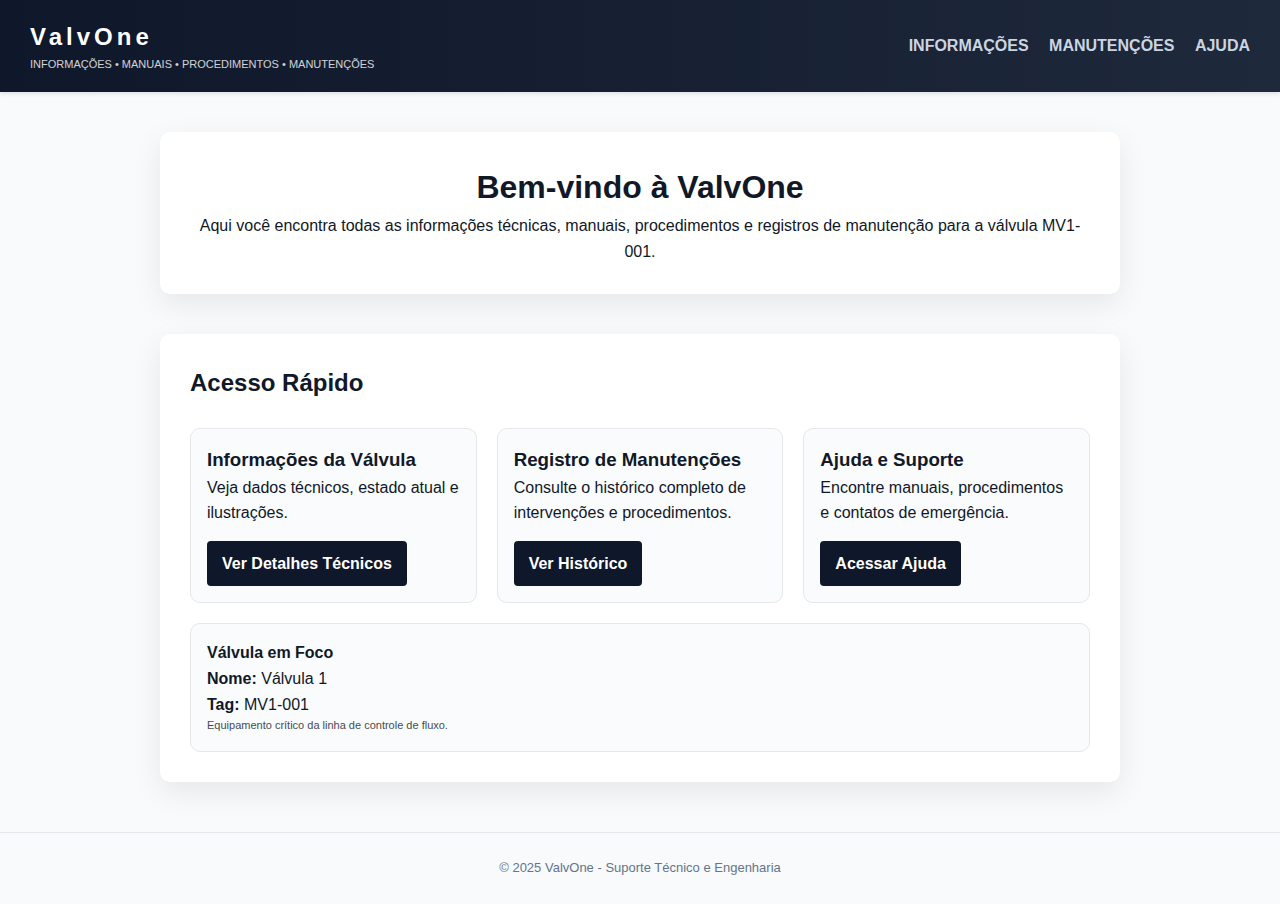
<file: index.html>
<!doctype html>
<html lang="pt-BR">
<head>
    <meta charset="utf-8" />
    <meta name="viewport" content="width=device-width,initial-scale=1" />
    <title>ValvOne - Início</title>
    <link rel="stylesheet" href="styles.css" />
</head>
<body>
    <header class="site-header">
        <div class="brand">
            <div class="logo">ValvOne</div>
            <div class="subtitle">INFORMAÇÕES • MANUAIS • PROCEDIMENTOS • MANUTENÇÕES</div>
        </div>
        <nav class="main-nav" role="navigation" aria-label="Navegação Principal">
            <a href="informacoes.html">INFORMAÇÕES</a>
            <a href="manutencoes.html">MANUTENÇÕES</a>
            <a href="ajuda.html">AJUDA</a>
        </nav>
    </header>

    <main> 
        <section class="hero center">
            <h1>Bem-vindo à ValvOne</h1>
            <p>Aqui você encontra todas as informações técnicas, manuais, procedimentos e registros de manutenção para a válvula MV1-001.</p>
        </section>
        
        <section class="content">
            <h2>Acesso Rápido</h2>
            
            <div class="card-grid">
                
                <div class="card">
                    <h3>Informações da Válvula</h3>
                    <p>Veja dados técnicos, estado atual e ilustrações.</p>
                    <div class="quick-links">
                        <a class="btn" href="informacoes.html">Ver Detalhes Técnicos</a>
                    </div>
                </div>
                
                <div class="card">
                    <h3>Registro de Manutenções</h3>
                    <p>Consulte o histórico completo de intervenções e procedimentos.</p>
                    <div class="quick-links">
                        <a class="btn" href="manutencoes.html">Ver Histórico</a>
                    </div>
                </div>
                
                <div class="card">
                    <h3>Ajuda e Suporte</h3>
                    <p>Encontre manuais, procedimentos e contatos de emergência.</p>
                    <div class="quick-links">
                        <a class="btn" href="ajuda.html">Acessar Ajuda</a>
                    </div>
                </div>
                
                <div class="card summary-card">
                    <h4>Válvula em Foco</h4>
                    <p><strong>Nome:</strong> Válvula 1</p>
                    <p><strong>Tag:</strong> MV1-001</p>
                    <p class="subtitle">Equipamento crítico da linha de controle de fluxo.</p>
                </div>

            </div>
        </section>
        
    </main>
    
    <footer class="site-footer">
        <p>© 2025 ValvOne - Suporte Técnico e Engenharia</p>
    </footer>
</body>
</html>
</file>
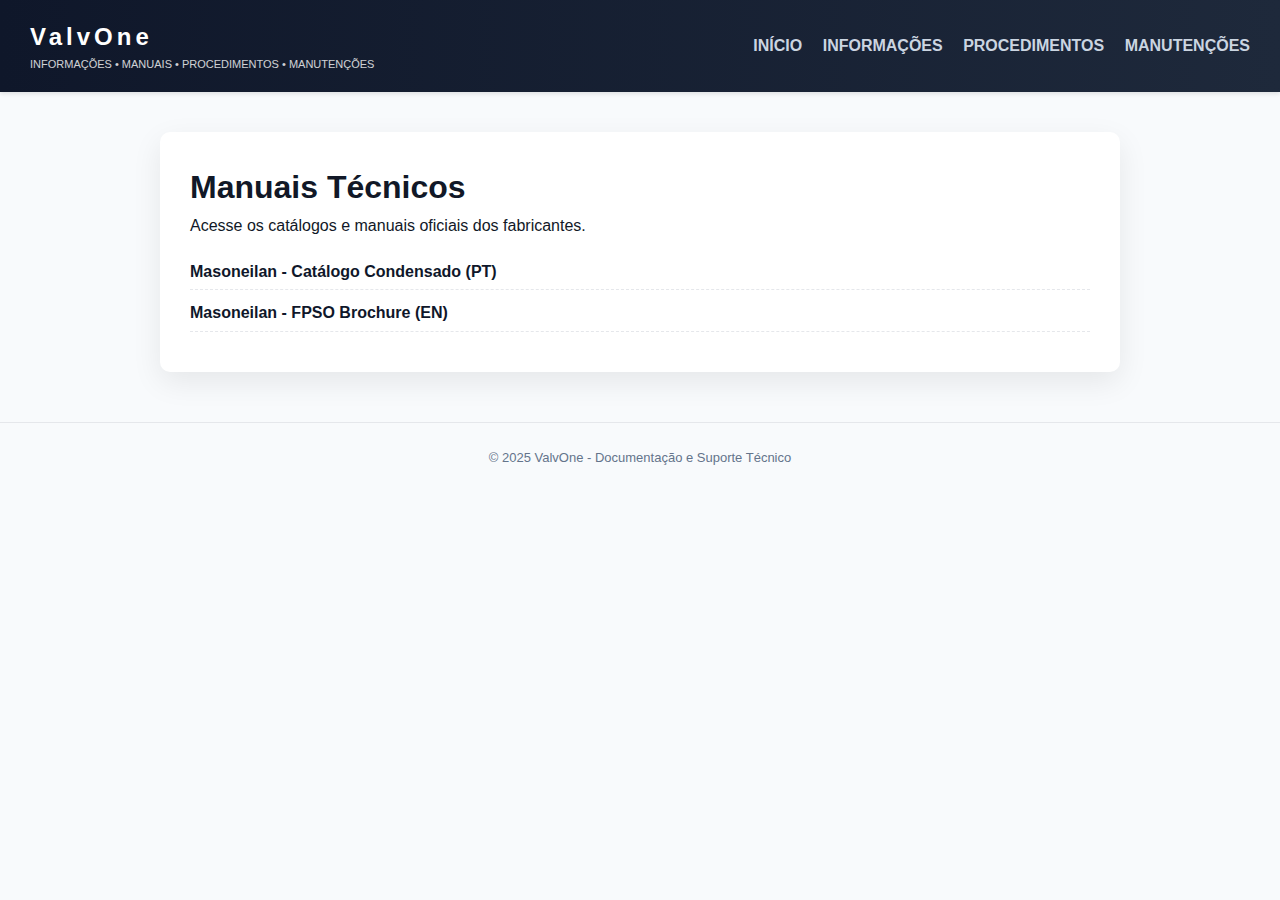
<file: manuais.html>
<!doctype html>
<html lang="pt-BR">
<head>
  <meta charset="utf-8" />
  <meta name="viewport" content="width=device-width, initial-scale=1" />
  <title>ValvOne - Manuais</title>
  <link rel="stylesheet" href="styles.css" />
</head>
<body>
  <header class="site-header">
    <div class="brand">
      <div class="logo">ValvOne</div>
      <div class="subtitle">INFORMAÇÕES • MANUAIS • PROCEDIMENTOS • MANUTENÇÕES</div>
    </div>
    <nav class="main-nav">
      <a href="index.html">INÍCIO</a>
      <a href="informacoes.html">INFORMAÇÕES</a>
      <a href="procedimentos.html">PROCEDIMENTOS</a>
      <a href="manutencoes.html">MANUTENÇÕES</a>
    </nav>
  </header>

  <main class="content">
    <h1>Manuais Técnicos</h1>
    <p>Acesse os catálogos e manuais oficiais dos fabricantes.</p>
    <ul class="doc-list">
      <li><a href="https://dam.bakerhughes.com/m/272e2fbc84ff9bb4/original/Masoneilan-Condensed-Catalog-Portuguese.pdf" target="_blank">Masoneilan - Catálogo Condensado (PT)</a></li>
      <li><a href="https://dam.bakerhughes.com/m/2fd5a3d8e21afffc/original/Masoneilan-and-Consolidated-Floating-Production-Storage-and-Offloading-FPSO-Brochure-English.pdf" target="_blank">Masoneilan - FPSO Brochure (EN)</a></li>
    </ul>
  </main>

  <footer class="site-footer">
    <p>© 2025 ValvOne - Documentação e Suporte Técnico</p>
  </footer>
</body>
</html>
</file>
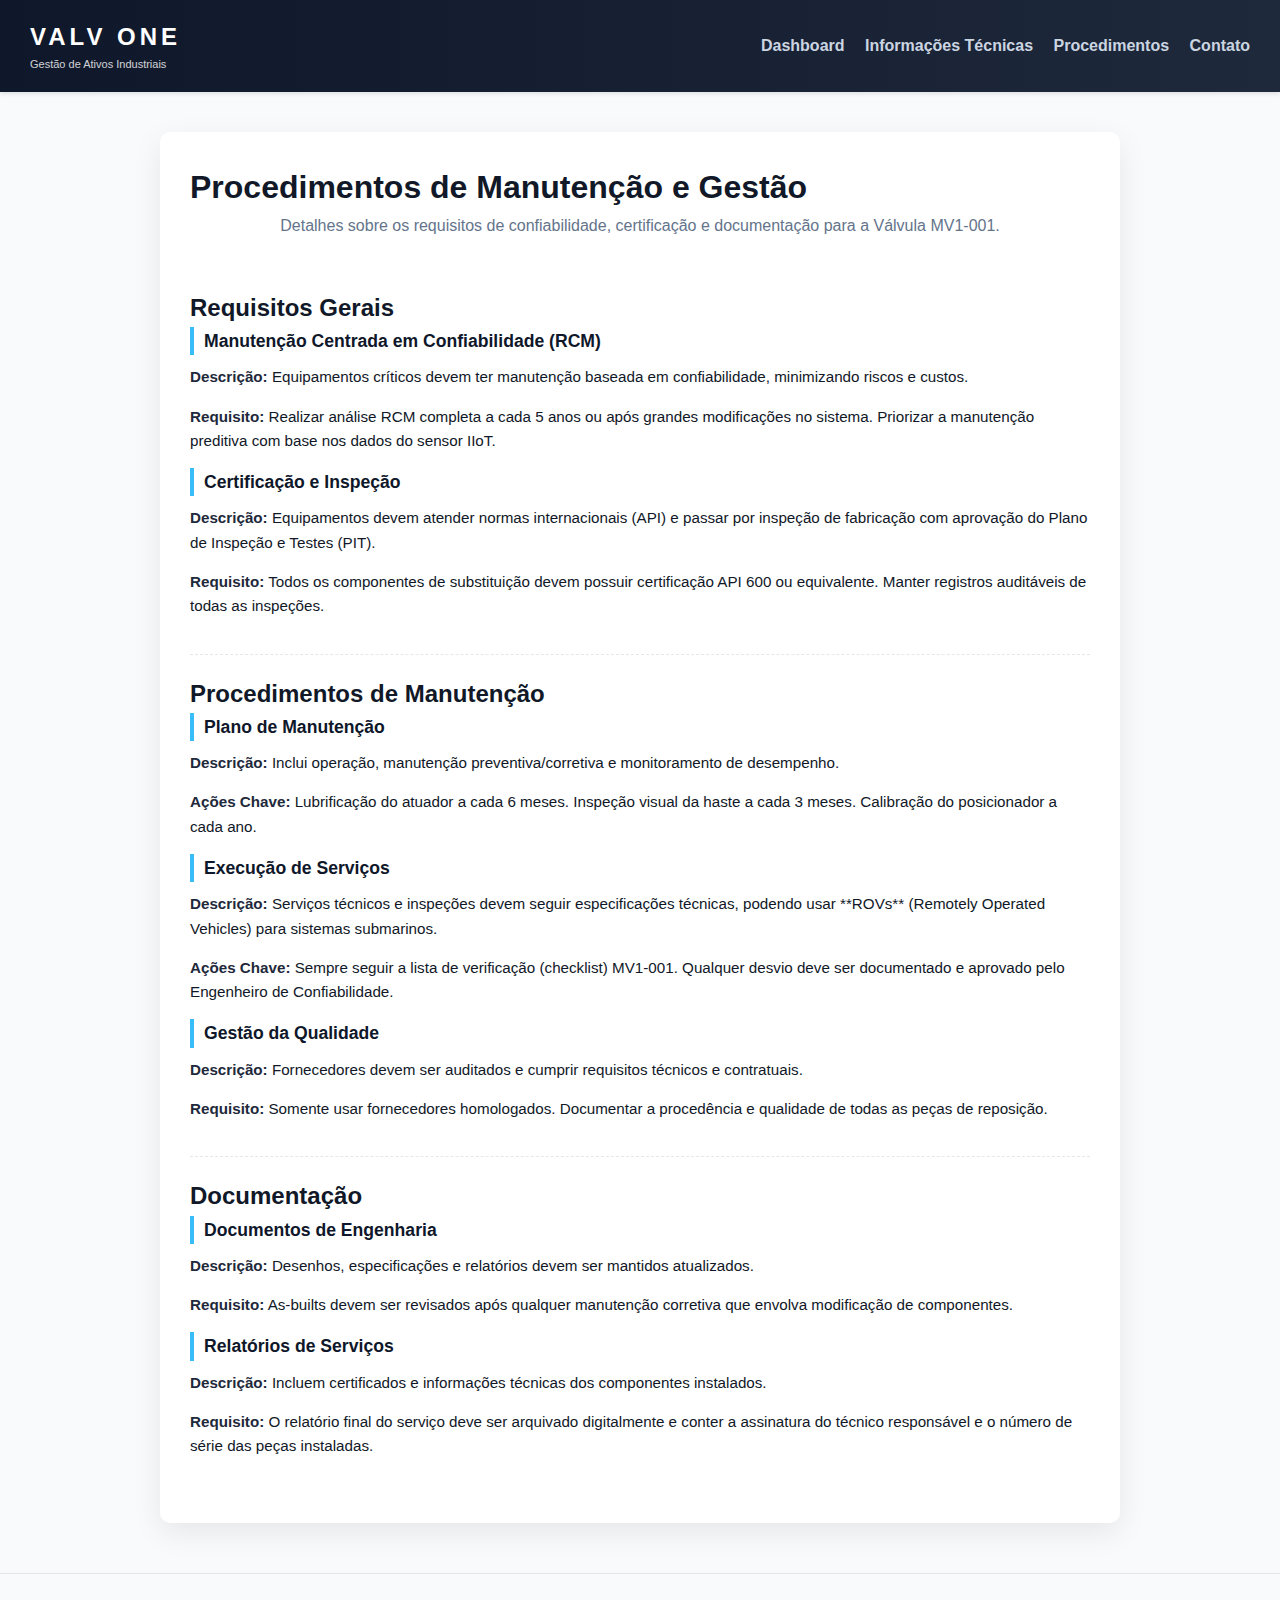
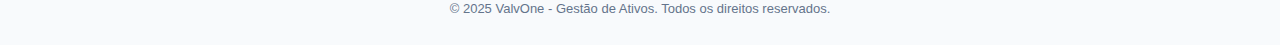
<file: procedimentos.html>
<!DOCTYPE html>
<html lang="pt-BR">
<head>
    <meta charset="UTF-8">
    <meta name="viewport" content="width=device-width, initial-scale=1.0">
    <title>Procedimentos - Válvula MV1-001</title>
    <!-- Inclua o link para o seu arquivo CSS principal aqui. 
         No seu ambiente, este arquivo é o 'styles.css' que você acabou de editar. -->
    <link rel="stylesheet" href="styles.css">
    <style>
        /* Estilos específicos para a página de Procedimentos */
        .procedure-section {
            padding: 20px 0;
            border-bottom: 1px dashed var(--clr-border);
        }
        .procedure-section:last-child {
            border-bottom: none;
        }
        .procedure-section h3 {
            color: var(--clr-dark);
            margin-bottom: 10px;
            font-size: 1.1em;
            border-left: 4px solid var(--clr-accent);
            padding-left: 10px;
        }
        .procedure-section p {
            margin-bottom: 15px;
            font-size: 0.95em;
            color: var(--clr-text-main);
        }
        .procedure-section strong {
            color: var(--clr-dark-light);
        }
    </style>
</head>
<body>

    <!-- CABEÇALHO (2. Cabeçalho e Navegação) -->
    <header class="site-header">
        <div class="brand">
            <span class="logo">VALV ONE</span>
            <span class="subtitle">Gestão de Ativos Industriais</span>
        </div>
        <nav class="main-nav">
            <a href="index.html">Dashboard</a>
            <a href="informacoes.html">Informações Técnicas</a>
            <a href="procedimentos.html">Procedimentos</a>
            <a href="#contato">Contato</a>
        </nav>
    </header>

    <!-- CONTEÚDO PRINCIPAL (3. Layout de Conteúdo Comum) -->
    <main class="content">
        <h1>Procedimentos de Manutenção e Gestão</h1>
        <p class="center" style="margin-bottom: 30px; color: var(--clr-text-sub);">Detalhes sobre os requisitos de confiabilidade, certificação e documentação para a Válvula MV1-001.</p>

        <!-- Seção de Requisitos Gerais -->
        <div class="procedure-section">
            <h2>Requisitos Gerais</h2>
            
            <h3>Manutenção Centrada em Confiabilidade (RCM)</h3>
            <p><strong>Descrição:</strong> Equipamentos críticos devem ter manutenção baseada em confiabilidade, minimizando riscos e custos.</p>
            <p><strong>Requisito:</strong> Realizar análise RCM completa a cada 5 anos ou após grandes modificações no sistema. Priorizar a manutenção preditiva com base nos dados do sensor IIoT.</p>
        
            <h3>Certificação e Inspeção</h3>
            <p><strong>Descrição:</strong> Equipamentos devem atender normas internacionais (API) e passar por inspeção de fabricação com aprovação do Plano de Inspeção e Testes (PIT).</p>
            <p><strong>Requisito:</strong> Todos os componentes de substituição devem possuir certificação API 600 ou equivalente. Manter registros auditáveis de todas as inspeções.</p>
        </div>

        <!-- Seção de Procedimentos de Manutenção -->
        <div class="procedure-section">
            <h2>Procedimentos de Manutenção</h2>

            <h3>Plano de Manutenção</h3>
            <p><strong>Descrição:</strong> Inclui operação, manutenção preventiva/corretiva e monitoramento de desempenho.</p>
            <p><strong>Ações Chave:</strong> Lubrificação do atuador a cada 6 meses. Inspeção visual da haste a cada 3 meses. Calibração do posicionador a cada ano.</p>
        
            <h3>Execução de Serviços</h3>
            <p><strong>Descrição:</strong> Serviços técnicos e inspeções devem seguir especificações técnicas, podendo usar **ROVs** (Remotely Operated Vehicles) para sistemas submarinos.</p>
            <p><strong>Ações Chave:</strong> Sempre seguir a lista de verificação (checklist) MV1-001. Qualquer desvio deve ser documentado e aprovado pelo Engenheiro de Confiabilidade.</p>
            
            <h3>Gestão da Qualidade</h3>
            <p><strong>Descrição:</strong> Fornecedores devem ser auditados e cumprir requisitos técnicos e contratuais.</p>
            <p><strong>Requisito:</strong> Somente usar fornecedores homologados. Documentar a procedência e qualidade de todas as peças de reposição.</p>
        </div>
        
        <!-- Seção de Documentação -->
        <div class="procedure-section">
            <h2>Documentação</h2>

            <h3>Documentos de Engenharia</h3>
            <p><strong>Descrição:</strong> Desenhos, especificações e relatórios devem ser mantidos atualizados.</p>
            <p><strong>Requisito:</strong> As-builts devem ser revisados após qualquer manutenção corretiva que envolva modificação de componentes.</p>

            <h3>Relatórios de Serviços</h3>
            <p><strong>Descrição:</strong> Incluem certificados e informações técnicas dos componentes instalados.</p>
            <p><strong>Requisito:</strong> O relatório final do serviço deve ser arquivado digitalmente e conter a assinatura do técnico responsável e o número de série das peças instaladas.</p>
        </div>

    </main>

    <!-- RODAPÉ (7. Rodapé) -->
    <footer class="site-footer">
        &copy; 2025 ValvOne - Gestão de Ativos. Todos os direitos reservados.
    </footer>

</body>
</html>
</file>
<file: styles.css>
:root {
    /* Cores */
    --clr-dark: #0f172a;
    --clr-dark-light: #1e293b;
    --clr-accent: #38bdf8;
    --clr-text-main: #111827;
    --clr-text-sub: #64748b;
    --clr-background: #f8fafc;
    --clr-surface: #ffffff;
    --clr-border: #e5e7eb;

    /* Espaçamento e Borda */
    --spacing-default: 16px;
    --radius-default: 10px;
}

/* 1. Reset e Base */
* {
    box-sizing: border-box;
    margin: 0;
    padding: 0;
}
html, body {
    font-family: 'Inter', 'Segoe UI', Roboto, sans-serif;
    background: var(--clr-background);
    color: var(--clr-text-main);
    line-height: 1.6;
}

/* 2. Cabeçalho e Navegação */
.site-header {
    background: linear-gradient(90deg, var(--clr-dark) 0%, var(--clr-dark-light) 100%);
    color: var(--clr-surface);
    display: flex;
    justify-content: space-between;
    align-items: center;
    padding: 18px 30px;
    box-shadow: 0 2px 4px rgba(0, 0, 0, 0.1);
}
.brand {
    display: flex;
    flex-direction: column;
}
.logo {
    font-size: 24px;
    font-weight: 900;
    letter-spacing: 4px;
}
.subtitle {
    font-size: 11px;
    opacity: 0.8;
}

.main-nav a {
    text-decoration: none;
    color: #cbd5e1;
    margin-left: var(--spacing-default);
    font-weight: 600;
    padding: 5px 0;
    border-bottom: 2px solid transparent;
    transition: color 0.3s, border-color 0.3s;
}
.main-nav a:hover,
.main-nav a:focus {
    color: var(--clr-accent);
    border-color: var(--clr-accent);
    outline: none;
}

/* 3. Layout de Conteúdo Comum (Index Page) */
.hero, .content {
    max-width: 960px;
    margin: 40px auto;
    background: var(--clr-surface);
    padding: 30px;
    border-radius: var(--radius-default);
    box-shadow: 0 10px 30px rgba(0, 0, 0, 0.08);
}
.center { text-align: center; }

/* 4. Cartões */
.card-grid {
    display: flex;
    gap: 20px;
    flex-wrap: wrap;
    margin-top: 25px;
}
.card {
    background: #f9fbfd;
    border: 1px solid var(--clr-border);
    padding: var(--spacing-default);
    border-radius: var(--radius-default);
    flex: 1 1 280px;
    transition: transform 0.2s, box-shadow 0.2s;
}
.card:hover {
    transform: translateY(-3px);
    box-shadow: 0 8px 15px rgba(0, 0, 0, 0.08);
}

/* Links Rápidos em Cartões */
.card .quick-links {
    margin-top: 15px;
}

/* Estilo do botão */
.btn {
    display: inline-block;
    padding: 10px 15px;
    background-color: var(--clr-dark);
    color: white !important;
    text-decoration: none;
    border-radius: 4px;
    text-align: center;
    transition: background-color 0.3s;
    font-weight: bold;
}

.btn.block {
    width: 100%;
    margin-top: 10px;
}

.btn:hover {
    background-color: var(--clr-dark-light);
}

/* 5. Lista e Tabela (Seções Específicas) */
.doc-list {
    margin-top: 20px;
    list-style: none;
}
.doc-list li {
    margin-bottom: 10px;
    border-bottom: 1px dashed var(--clr-border);
    padding-bottom: 5px;
}
.doc-list a {
    color: var(--clr-dark);
    text-decoration: none;
    font-weight: 600;
    transition: color 0.2s;
}
.doc-list a:hover {
    color: var(--clr-accent);
    text-decoration: underline;
}

.maint-table {
    width: 100%;
    border-collapse: collapse;
    margin-top: 20px;
}
.maint-table th, .maint-table td {
    border: 1px solid var(--clr-border);
    padding: 12px 15px;
    font-size: 15px;
    text-align: left;
}
.maint-table th {
    background: #f1f5f9;
    color: var(--clr-text-main);
}
.maint-table tr:nth-child(even) {
    background: #fcfdfe;
}

/* 6. Rodapé */
.site-footer {
    text-align: center;
    padding: 25px;
    color: var(--clr-text-sub);
    font-size: 13px;
    border-top: 1px solid var(--clr-border);
    margin-top: 50px;
}

/* ======================================= */
/* 7. Layout ESPECÍFICO (informacoes.html) */
/* ======================================= */

/* Container de Duas Colunas */
.content-detail.two-col {
    display: flex;
    max-width: 1400px;
    margin: 40px auto;
    padding: 0 30px;
    gap: 30px; 
}

/* Coluna Esquerda: Área Visual */
.visual-area {
    flex: 2;
    background-color: var(--clr-surface);
    padding: 20px;
    box-shadow: 0 4px 12px rgba(0,0,0,0.05);
    border-radius: var(--radius-default);
    min-height: 700px;
}

/* Contêiner da Imagem/Anotações */
.canvas {
    position: relative;
    width: 100%;
    height: 100%; 
    display: flex; 
    justify-content: center;
    align-items: center;
}

/* Estilo da Imagem da Válvula */
.valve-illustration {
    max-width: 70%; 
    height: auto;
    display: block;
}

/* Coluna Direita: Painel de Informações */
.info-panel {
    flex: 1;
    background-color: var(--clr-surface);
    padding: 20px;
    box-shadow: 0 4px 12px rgba(0,0,0,0.05);
    border-radius: var(--radius-default);
}

/* --- ESTILOS CORRIGIDOS PARA O PAINEL DE INFORMAÇÕES --- */

/* Caixa de Identificação (Nome/Tag) - CORRIGIDA */
.technical-id-box {
    border: 1px solid var(--clr-border);
    border-radius: 6px;
    padding: 12px;
    margin-bottom: 25px;
    background: #fcfdfe;
}

.info-panel .info-row {
    display: flex;
    justify-content: space-between; /* Alinha o conteúdo nas extremidades */
    width: 100%; /* Garante que ocupe a largura total */
}

.info-panel .info-row:first-child {
    font-size: 0.8em;
    padding-bottom: 5px;
    border-bottom: 1px dashed var(--clr-border);
    margin-bottom: 5px;
}

.panel-block h2 {
    color: var(--clr-dark);
    border-bottom: 2px solid var(--clr-border);
    padding-bottom: 5px;
    margin-top: 20px;
    margin-bottom: 15px;
    font-size: 1.2em;
}

/* Tabela de Especificações (.spec-table) - CORRIGIDA */
.spec-table {
    width: 100%;
    border-collapse: collapse;
    font-size: 0.95em;
}

.spec-table caption {
    display: none; /* Esconde a legenda, mas mantém para acessibilidade */
}

.spec-table tr {
    border-bottom: 1px solid #f1f5f9; /* Separador sutil entre linhas */
}

.spec-table tr:last-child {
    border-bottom: none;
}

.spec-table th, .spec-table td {
    padding: 8px 0;
    text-align: left;
}

.spec-table th {
    font-weight: 600;
    color: var(--clr-text-sub);
    width: 45%; /* Define a largura para o cabeçalho (rótulo) */
}

.spec-table td {
    color: var(--clr-text-main);
    width: 55%; /* Define a largura para o dado (valor) */
    text-align: right; /* Alinha o valor à direita */
}

/* Estilos e Posicionamento das ANOTAÇÕES (anno) */
.anno {
    position: absolute;
    width: 250px;
    padding: 10px;
    border-radius: 6px;
    box-shadow: 0 2px 8px rgba(0,0,0,0.3);
    font-size: 0.9em;
    line-height: 1.4;
    z-index: 10;
    transition: transform 0.3s, box-shadow 0.3s;
}

.anno:hover {
    transform: scale(1.03);
    box-shadow: 0 5px 15px rgba(0,0,0,0.25);
}

/* Cores de status */
.anno.green {
    background-color: #f1fef1;
    border-left: 5px solid #4CAF50;
    color: #0c3d0f;
}

.anno.yellow {
    background-color: #fffdf1;
    border-left: 5px solid #FFC107;
    color: #5f4a0a;
}

.anno.red {
    background-color: #fef1f1;
    border-left: 5px solid #F44336;
    color: #791c18;
}

/* Posições */
.anno-left {
    top: 35%; 
    left: 5%;
}

.anno-top {
    top: 5%;
    right: 15%;
}

.anno-right {
    top: 55%;
    right: 5%;
}


/* 8. Responsividade */
@media (max-width: 950px) { 
    .content-detail.two-col {
        flex-direction: column; 
        padding: 0 20px;
    }
    .visual-area {
        min-height: 500px;
        margin-bottom: 20px;
    }
    .valve-illustration {
        max-width: 90%;
    }
    .anno {
        width: 90%;
        position: static;
        margin: 10px auto;
        border-left: none;
        border-top: 5px solid;
        box-shadow: 0 2px 4px rgba(0,0,0,0.1);
        transform: none;
    }
    .anno-left, .anno-top, .anno-right {
        top: auto;
        left: auto;
        right: auto;
    }

    .main-nav {
        display: none; 
    }
    .hero, .content {
        margin: 20px;
        padding: 20px;
    }
    .card-grid {
        flex-direction: column;
        gap: 15px;
    }
}
</file>
